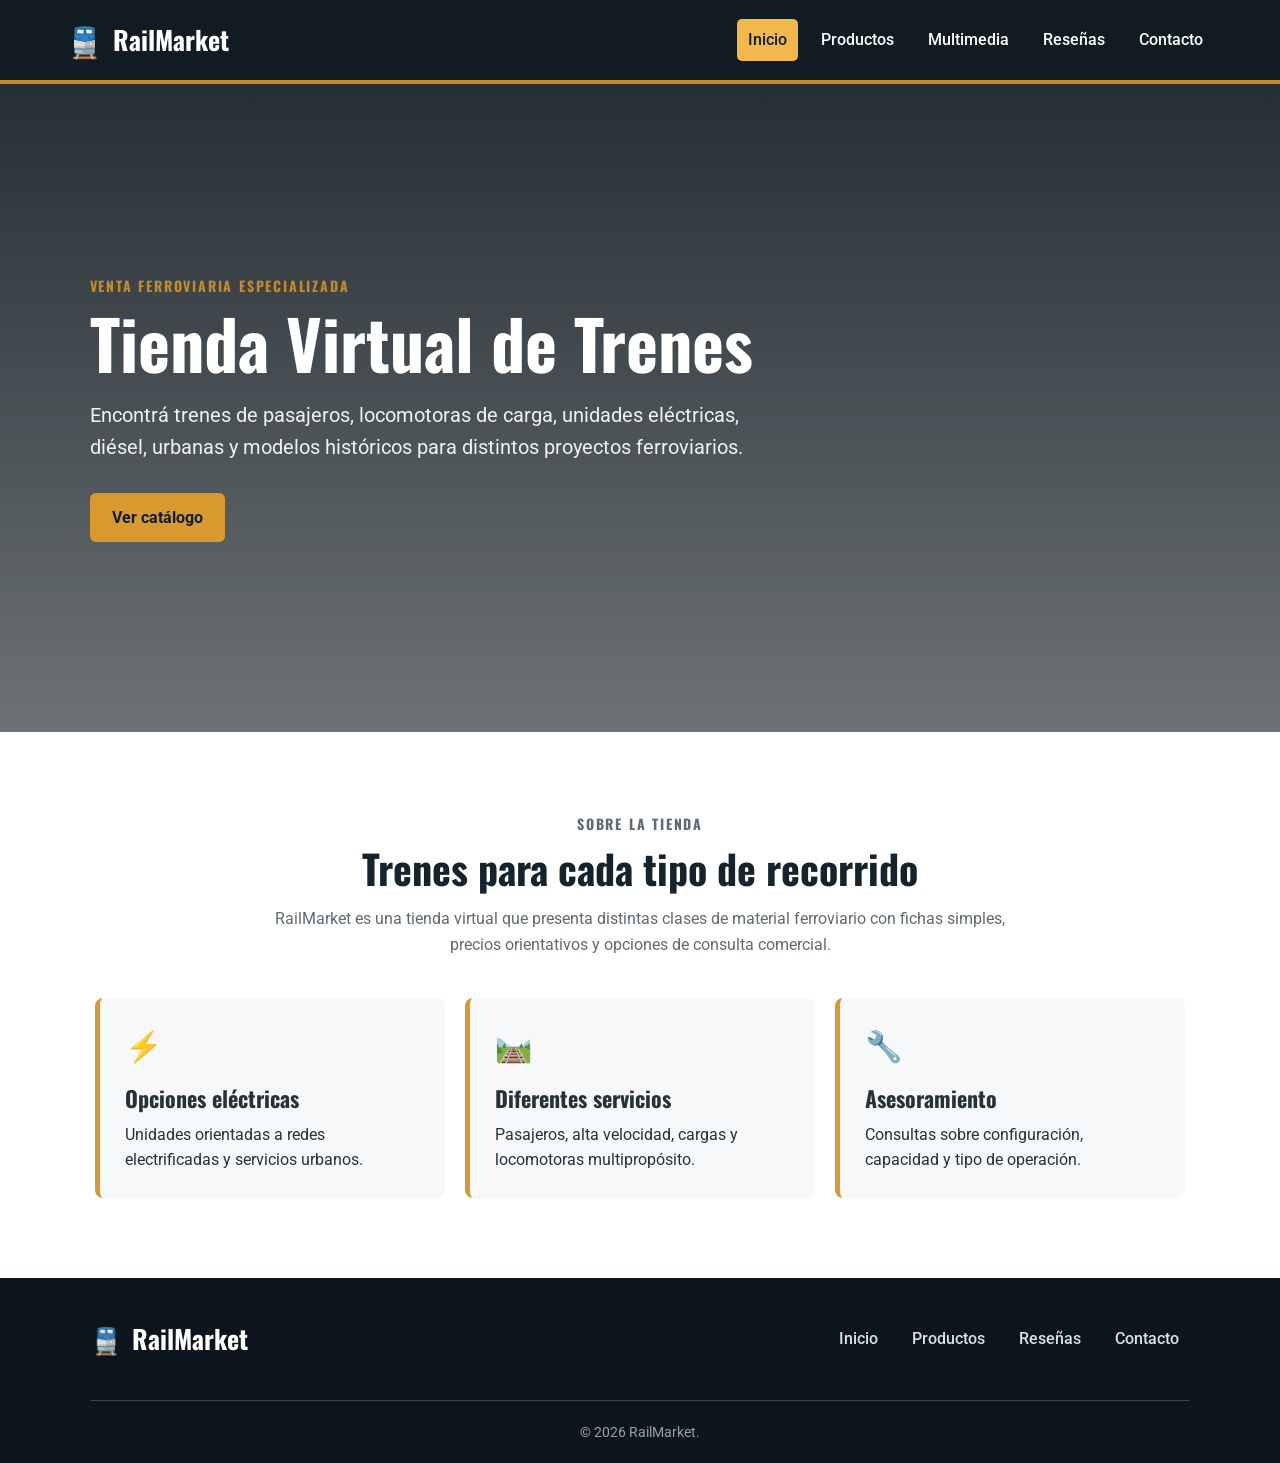
<file: index.html>
<!doctype html>
<html lang="es">
  <head>
    <meta charset="UTF-8" />
    <meta name="viewport" content="width=device-width, initial-scale=1.0" />
    <meta
      name="description"
      content="Tienda Virtual de Trenes: catálogo de trenes de alta velocidad, eléctricos, diésel, urbanos, de carga y modelos históricos."
    />

    <link rel="preconnect" href="https://fonts.googleapis.com" />
    <link rel="preconnect" href="https://fonts.gstatic.com" crossorigin />
    <link
      href="https://fonts.googleapis.com/css2?family=Oswald:wght@400;500;600;700&family=Roboto:wght@300;400;500;700&display=swap"
      rel="stylesheet"
    />
    <link rel="stylesheet" href="./css/styles.css" />

    <title>Tienda Virtual de Trenes | Inicio</title>
  </head>

  <body>
    <header class="header">
      <div class="header-contenido">
        <a class="logo" href="./index.html" aria-label="Ir al inicio">
          <span class="logo-icono" aria-hidden="true">🚆</span>
          <span>RailMarket</span>
        </a>

        <nav class="nav" aria-label="Navegación principal">
          <ul>
            <li><a class="activo" href="./index.html">Inicio</a></li>
            <li><a href="./pages/productos.html">Productos</a></li>
            <li><a href="./pages/multimedia.html">Multimedia</a></li>
            <li><a href="./pages/resenas.html">Reseñas</a></li>
            <li><a href="./pages/contacto.html">Contacto</a></li>
          </ul>
        </nav>
      </div>
    </header>

    <main>
      <section class="hero">
        <div class="hero-contenido">
          <p class="etiqueta">VENTA FERROVIARIA ESPECIALIZADA</p>
          <h1>Tienda Virtual de Trenes</h1>
          <p class="hero-texto">
            Encontrá trenes de pasajeros, locomotoras de carga, unidades
            eléctricas, diésel, urbanas y modelos históricos para distintos
            proyectos ferroviarios.
          </p>
          <a class="boton boton-principal" href="./pages/productos.html">Ver catálogo</a>
        </div>
      </section>

      <section class="seccion presentacion">
        <div class="titulo-seccion">
          <p class="etiqueta">SOBRE LA TIENDA</p>
          <h2>Trenes para cada tipo de recorrido</h2>
          <p>
            RailMarket es una tienda virtual que presenta distintas clases de
            material ferroviario con fichas simples, precios orientativos y
            opciones de consulta comercial.
          </p>
        </div>

        <div class="beneficios">
          <article class="beneficio">
            <span aria-hidden="true">⚡</span>
            <h3>Opciones eléctricas</h3>
            <p>Unidades orientadas a redes electrificadas y servicios urbanos.</p>
          </article>

          <article class="beneficio">
            <span aria-hidden="true">🛤️</span>
            <h3>Diferentes servicios</h3>
            <p>Pasajeros, alta velocidad, cargas y locomotoras multipropósito.</p>
          </article>

          <article class="beneficio">
            <span aria-hidden="true">🔧</span>
            <h3>Asesoramiento</h3>
            <p>Consultas sobre configuración, capacidad y tipo de operación.</p>
          </article>
        </div>
      </section>
    </main>

    <footer class="footer">
      <div class="footer-contenido">
        <div>
          <a class="logo logo-footer" href="./index.html">
            <span aria-hidden="true">🚆</span>
            <span>RailMarket</span>
          </a>
        </div>

        <nav class="footer-nav" aria-label="Navegación del pie de página">
          <ul>
            <li><a href="./index.html">Inicio</a></li>
            <li><a href="./pages/productos.html">Productos</a></li>
            <li><a href="./pages/resenas.html">Reseñas</a></li>
            <li><a href="./pages/contacto.html">Contacto</a></li>
          </ul>
        </nav>
      </div>

      <p class="copyright">© 2026 RailMarket.</p>
    </footer>
  </body>
</html>
</file>
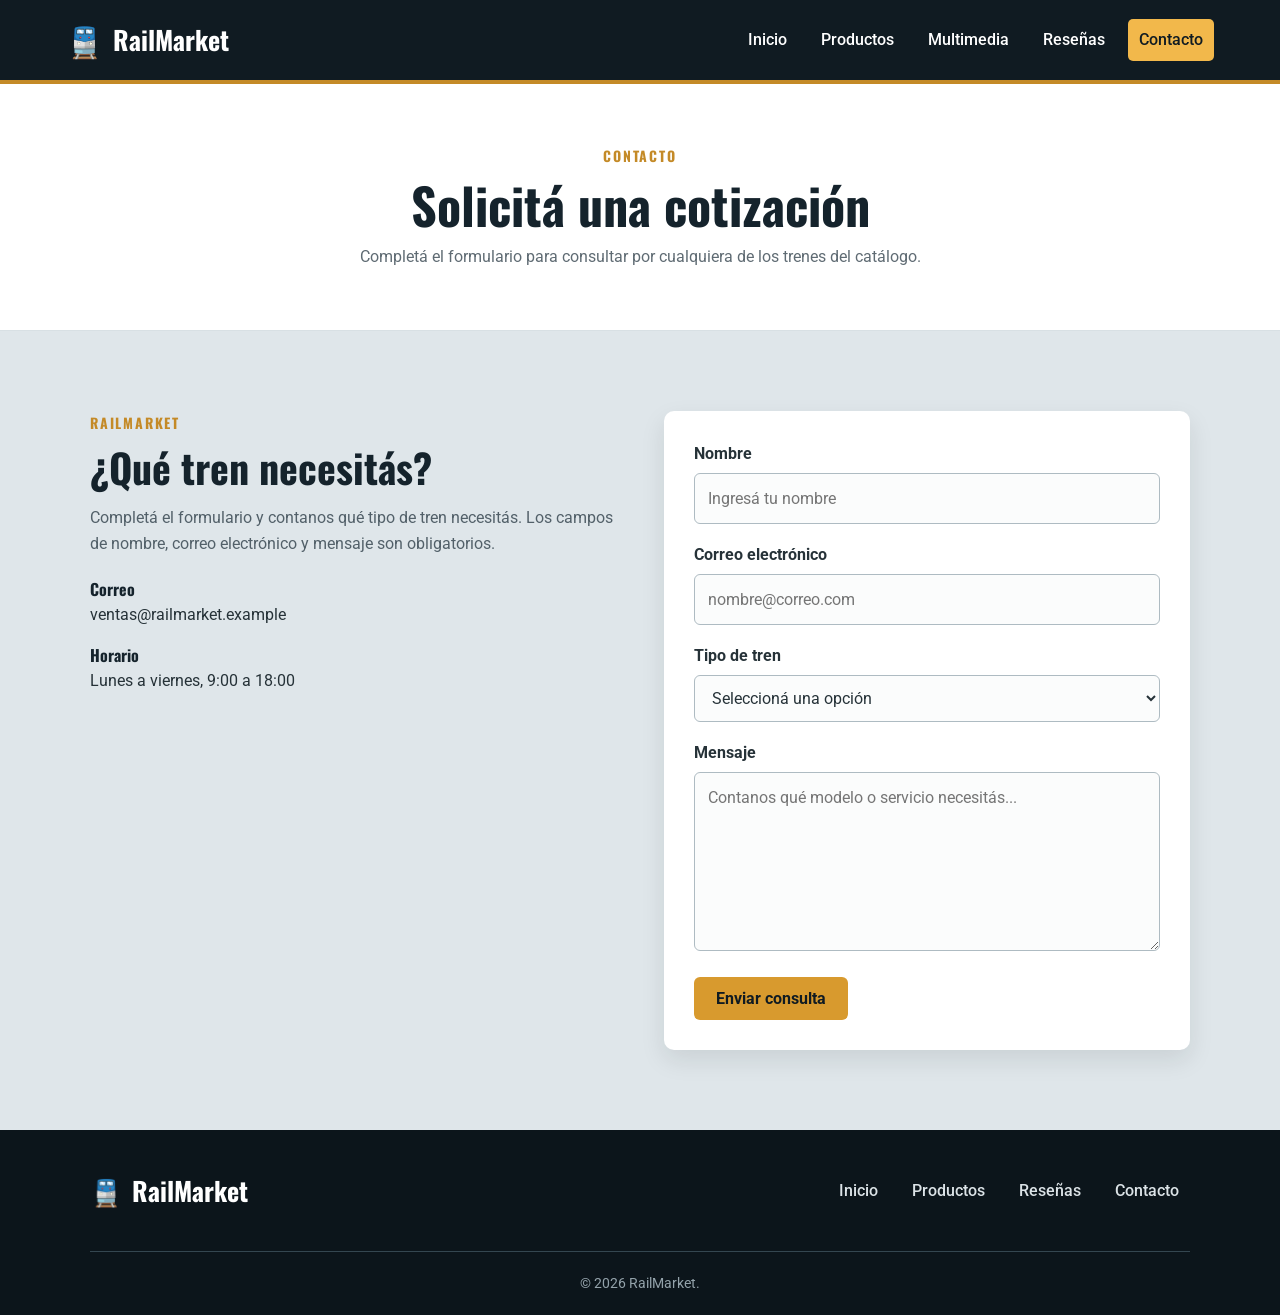
<file: pages/contacto.html>
<!doctype html>
<html lang="es">
  <head>
    <meta charset="UTF-8" />
    <meta name="viewport" content="width=device-width, initial-scale=1.0" />
    <meta name="description" content="Formulario de contacto de la Tienda Virtual de Trenes." />

    <link rel="preconnect" href="https://fonts.googleapis.com" />
    <link rel="preconnect" href="https://fonts.gstatic.com" crossorigin />
    <link
      href="https://fonts.googleapis.com/css2?family=Oswald:wght@400;500;600;700&family=Roboto:wght@300;400;500;700&display=swap"
      rel="stylesheet"
    />
    <link rel="stylesheet" href="../css/styles.css" />

    <title>Tienda Virtual de Trenes | Contacto</title>
  </head>

  <body>
    <header class="header">
      <div class="header-contenido">
        <a class="logo" href="../index.html" aria-label="Ir al inicio">
          <span class="logo-icono" aria-hidden="true">🚆</span>
          <span>RailMarket</span>
        </a>

        <nav class="nav" aria-label="Navegación principal">
          <ul>
            <li><a href="../index.html">Inicio</a></li>
            <li><a href="./productos.html">Productos</a></li>
            <li><a href="./multimedia.html">Multimedia</a></li>
            <li><a href="./resenas.html">Reseñas</a></li>
            <li><a class="activo" href="./contacto.html">Contacto</a></li>
          </ul>
        </nav>
      </div>
    </header>

    <main>
      <section class="pagina-encabezado">
        <p class="etiqueta">CONTACTO</p>
        <h1>Solicitá una cotización</h1>
        <p>Completá el formulario para consultar por cualquiera de los trenes del catálogo.</p>
      </section>

      <section class="seccion contacto">
        <div class="contacto-contenido">
          <div class="contacto-info">
            <p class="etiqueta">RAILMARKET</p>
            <h2>¿Qué tren necesitás?</h2>
            <p>
              Completá el formulario y contanos qué tipo de tren necesitás. Los
              campos de nombre, correo electrónico y mensaje son obligatorios.
            </p>

            <div class="dato-contacto">
              <strong>Correo</strong>
              <span>ventas@railmarket.example</span>
            </div>
            <div class="dato-contacto">
              <strong>Horario</strong>
              <span>Lunes a viernes, 9:00 a 18:00</span>
            </div>
          </div>

          <form
            class="formulario"
            action="https://formspree.io/f/xppqqbda"
            method="POST"
          >
            <div class="campo">
              <label for="nombre">Nombre</label>
              <input
                id="nombre"
                name="nombre"
                type="text"
                placeholder="Ingresá tu nombre"
                autocomplete="name"
                required
              />
            </div>

            <div class="campo">
              <label for="email">Correo electrónico</label>
              <input
                id="email"
                name="email"
                type="email"
                placeholder="nombre@correo.com"
                autocomplete="email"
                required
              />
            </div>

            <div class="campo">
              <label for="tipo-tren">Tipo de tren</label>
              <select id="tipo-tren" name="tipo-tren">
                <option value="">Seleccioná una opción</option>
                <option value="alta-velocidad">Alta velocidad</option>
                <option value="electrico">Eléctrico</option>
                <option value="diesel">Diésel</option>
                <option value="carga">Carga</option>
                <option value="historico">Histórico</option>
                <option value="urbano">Urbano</option>
              </select>
            </div>

            <div class="campo">
              <label for="mensaje">Mensaje</label>
              <textarea
                id="mensaje"
                name="mensaje"
                rows="6"
                placeholder="Contanos qué modelo o servicio necesitás..."
                required
              ></textarea>
            </div>

            <button class="boton boton-principal" type="submit">
              Enviar consulta
            </button>
          </form>
        </div>
      </section>
    </main>

    <footer class="footer">
      <div class="footer-contenido">
        <a class="logo logo-footer" href="../index.html">
          <span aria-hidden="true">🚆</span>
          <span>RailMarket</span>
        </a>

        <nav class="footer-nav" aria-label="Navegación del pie de página">
          <ul>
            <li><a href="../index.html">Inicio</a></li>
            <li><a href="./productos.html">Productos</a></li>
            <li><a href="./resenas.html">Reseñas</a></li>
            <li><a href="./contacto.html">Contacto</a></li>
          </ul>
        </nav>
      </div>
      <p class="copyright">© 2026 RailMarket.</p>
    </footer>
  </body>
</html>
</file>
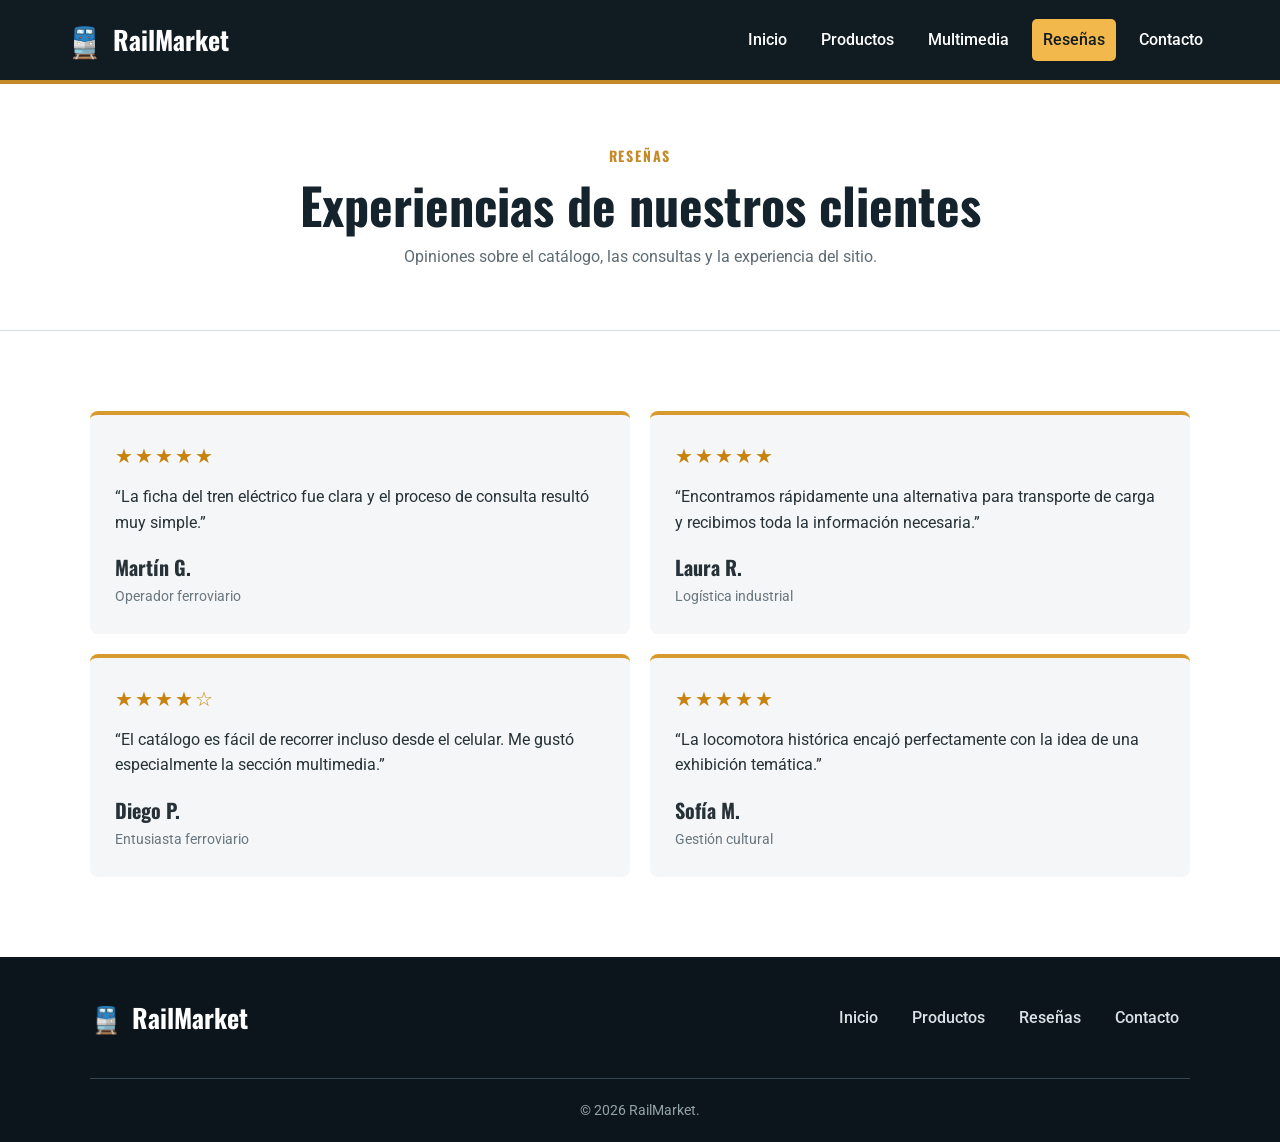
<file: pages/resenas.html>
<!doctype html>
<html lang="es">
  <head>
    <meta charset="UTF-8" />
    <meta name="viewport" content="width=device-width, initial-scale=1.0" />
    <meta name="description" content="Reseñas de clientes de la Tienda Virtual de Trenes." />

    <link rel="preconnect" href="https://fonts.googleapis.com" />
    <link rel="preconnect" href="https://fonts.gstatic.com" crossorigin />
    <link
      href="https://fonts.googleapis.com/css2?family=Oswald:wght@400;500;600;700&family=Roboto:wght@300;400;500;700&display=swap"
      rel="stylesheet"
    />
    <link rel="stylesheet" href="../css/styles.css" />

    <title>Tienda Virtual de Trenes | Reseñas</title>
  </head>

  <body>
    <header class="header">
      <div class="header-contenido">
        <a class="logo" href="../index.html" aria-label="Ir al inicio">
          <span class="logo-icono" aria-hidden="true">🚆</span>
          <span>RailMarket</span>
        </a>

        <nav class="nav" aria-label="Navegación principal">
          <ul>
            <li><a href="../index.html">Inicio</a></li>
            <li><a href="./productos.html">Productos</a></li>
            <li><a href="./multimedia.html">Multimedia</a></li>
            <li><a class="activo" href="./resenas.html">Reseñas</a></li>
            <li><a href="./contacto.html">Contacto</a></li>
          </ul>
        </nav>
      </div>
    </header>

    <main>
      <section class="pagina-encabezado">
        <p class="etiqueta">RESEÑAS</p>
        <h1>Experiencias de nuestros clientes</h1>
        <p>Opiniones sobre el catálogo, las consultas y la experiencia del sitio.</p>
      </section>

      <section class="seccion resenas">
        <div class="resenas-grid">
          <article class="resena">
            <p class="estrellas" aria-label="5 de 5 estrellas">★★★★★</p>
            <p>
              “La ficha del tren eléctrico fue clara y el proceso de consulta
              resultó muy simple.”
            </p>
            <h2>Martín G.</h2>
            <span>Operador ferroviario</span>
          </article>

          <article class="resena">
            <p class="estrellas" aria-label="5 de 5 estrellas">★★★★★</p>
            <p>
              “Encontramos rápidamente una alternativa para transporte de carga
              y recibimos toda la información necesaria.”
            </p>
            <h2>Laura R.</h2>
            <span>Logística industrial</span>
          </article>

          <article class="resena">
            <p class="estrellas" aria-label="4 de 5 estrellas">★★★★☆</p>
            <p>
              “El catálogo es fácil de recorrer incluso desde el celular. Me
              gustó especialmente la sección multimedia.”
            </p>
            <h2>Diego P.</h2>
            <span>Entusiasta ferroviario</span>
          </article>

          <article class="resena">
            <p class="estrellas" aria-label="5 de 5 estrellas">★★★★★</p>
            <p>
              “La locomotora histórica encajó perfectamente con la idea de una
              exhibición temática.”
            </p>
            <h2>Sofía M.</h2>
            <span>Gestión cultural</span>
          </article>
        </div>
      </section>
    </main>

    <footer class="footer">
      <div class="footer-contenido">
        <a class="logo logo-footer" href="../index.html">
          <span aria-hidden="true">🚆</span>
          <span>RailMarket</span>
        </a>

        <nav class="footer-nav" aria-label="Navegación del pie de página">
          <ul>
            <li><a href="../index.html">Inicio</a></li>
            <li><a href="./productos.html">Productos</a></li>
            <li><a href="./resenas.html">Reseñas</a></li>
            <li><a href="./contacto.html">Contacto</a></li>
          </ul>
        </nav>
      </div>
      <p class="copyright">© 2026 RailMarket.</p>
    </footer>
  </body>
</html>
</file>
<file: css/styles.css>
/* ========================================================================== */
/*                         RESET Y ESTILOS GENERALES                          */
/* ========================================================================== */

* {
  margin: 0;
  padding: 0;
  box-sizing: border-box;
}

html {
  scroll-behavior: smooth;
  font-size: 62.5%; /* 1rem = 10px */
}

body {
  font-family: "Roboto", sans-serif;
  font-size: 1.6rem;
  line-height: 1.6;
  color: #263238;
  background-color: #f4f6f7;
}

img {
  max-width: 100%;
  display: block;
}

a {
  color: inherit;
}

.seccion {
  padding: 8rem 7%;
}

.titulo-seccion {
  max-width: 760px;
  margin: 0 auto 4rem;
  text-align: center;
}

.titulo-seccion h2,
.contacto-info h2 {
  font-family: "Oswald", sans-serif;
  font-size: 4rem;
  line-height: 1.15;
  color: #15232c;
  margin-bottom: 1.5rem;
}

.titulo-seccion p {
  color: #5f6b73;
}

.etiqueta {
  display: inline-block;
  color: #c48a27;
  font-family: "Oswald", sans-serif;
  font-size: 1.4rem;
  font-weight: 700;
  letter-spacing: 0.18rem;
  margin-bottom: 1rem;
}

/* ========================================================================== */
/*                                  HEADER                                    */
/* ========================================================================== */

.header {
  width: 100%;
  background-color: #101b22;
  color: #ffffff;
  border-bottom: 4px solid #c48a27;
}

.header-contenido {
  max-width: 1250px;
  margin: auto;
  padding: 1.6rem 4%;
  display: flex;
  justify-content: space-between;
  align-items: center;
  gap: 2rem;
}

.logo {
  display: flex;
  align-items: center;
  gap: 1rem;
  font-family: "Oswald", sans-serif;
  font-size: 2.6rem;
  font-weight: 700;
  text-decoration: none;
}

.logo-icono {
  font-size: 3rem;
}

.nav ul,
.footer-nav ul {
  list-style: none;
  display: flex;
  gap: 1.2rem;
}

.nav a,
.footer-nav a {
  display: block;
  text-decoration: none;
  padding: 0.8rem 1.1rem;
  border-radius: 0.5rem;
  font-weight: 500;
}

.nav a:hover,
.nav a:focus {
  color: #101b22;
  background-color: #f2b84b;
}

/* ========================================================================== */
/*                                   HERO                                     */
/* ========================================================================== */

.hero {
  min-height: 72vh;
  display: flex;
  align-items: center;
  padding: 8rem 7%;
  color: #ffffff;

  /* Requisito: propiedades background aplicadas en una sección */
  background-image:
    linear-gradient(rgba(10, 19, 25, 0.88), rgba(10, 19, 25, 0.58)),
    url("https://upload.wikimedia.org/wikipedia/commons/8/88/Shinkansen.jpg");
  background-size: cover;
  background-position: center;
  background-repeat: no-repeat;
}

.hero-contenido {
  width: 100%;
  max-width: 780px;
}

.hero h1 {
  font-family: "Oswald", sans-serif;
  font-size: 6.8rem;
  line-height: 1.05;
  margin-bottom: 2rem;
}

.hero-texto {
  max-width: 660px;
  font-size: 2rem;
  color: #eef2f4;
  margin-bottom: 3rem;
}

.boton {
  display: inline-block;
  border: none;
  border-radius: 0.6rem;
  padding: 1.2rem 2.2rem;
  font-family: "Roboto", sans-serif;
  font-size: 1.6rem;
  font-weight: 700;
  text-decoration: none;
  cursor: pointer;
  transition: transform 0.2s ease, background-color 0.2s ease;
}

.boton:hover,
.boton:focus {
  transform: translateY(-2px);
}

.boton-principal {
  background-color: #d89a2e;
  color: #101b22;
}

.boton-principal:hover,
.boton-principal:focus {
  background-color: #f2b84b;
}

.boton-secundario {
  background-color: #1d3442;
  color: #ffffff;
}

.boton-secundario:hover,
.boton-secundario:focus {
  background-color: #2c5168;
}

/* ========================================================================== */
/*                             PRESENTACIÓN                                   */
/* ========================================================================== */

.presentacion {
  background-color: #ffffff;
}

.beneficios {
  max-width: 1100px;
  margin: auto;
  display: flex;
  flex-wrap: wrap;
  justify-content: center;
  gap: 2rem;
}

.beneficio {
  flex: 1 1 280px;
  max-width: 350px;
  padding: 2.5rem;
  background-color: #f7f8f9;
  border-left: 5px solid #d89a2e;
  border-radius: 0.8rem;
}

.beneficio span {
  font-size: 3rem;
}

.beneficio h3 {
  font-family: "Oswald", sans-serif;
  font-size: 2.2rem;
  margin: 1rem 0 0.6rem;
}

/* ========================================================================== */
/*                         PRODUCTOS - FLEXBOX                                */
/* ========================================================================== */

.productos {
  background-color: #edf1f3;
}

.productos-contenedor {
  max-width: 1250px;
  margin: auto;
  display: flex;
  flex-wrap: wrap;
  justify-content: center;
  gap: 2.4rem;
}

.card-producto {
  flex: 1 1 330px;
  max-width: 385px;
  display: flex;
  flex-direction: column;
  overflow: hidden;
  background-color: #ffffff;
  border-radius: 1rem;
  box-shadow: 0 1rem 2.5rem rgba(16, 27, 34, 0.1);
  transition: transform 0.25s ease, box-shadow 0.25s ease;
}

.card-producto:hover {
  transform: translateY(-6px);
  box-shadow: 0 1.4rem 3rem rgba(16, 27, 34, 0.16);
}

.card-producto img {
  width: 100%;
  height: 230px;
  object-fit: cover;
}

.card-contenido {
  flex: 1;
  display: flex;
  flex-direction: column;
  padding: 2.4rem;
}

.tipo-producto {
  align-self: flex-start;
  padding: 0.4rem 0.8rem;
  border-radius: 10rem;
  background-color: #fff1d5;
  color: #875b11;
  font-size: 1.3rem;
  font-weight: 700;
  text-transform: uppercase;
}

.card-producto h3 {
  font-family: "Oswald", sans-serif;
  font-size: 2.8rem;
  margin: 1rem 0;
  color: #15232c;
}

.caracteristicas {
  margin: 1.6rem 0 1.8rem 2rem;
  color: #55626a;
}

.precio {
  margin-top: auto;
  margin-bottom: 1.5rem;
  color: #9a6918;
  font-family: "Oswald", sans-serif;
  font-size: 2.5rem;
  font-weight: 700;
}

/* ========================================================================== */
/*                              MULTIMEDIA                                    */
/* ========================================================================== */

.multimedia {
  background-color: #101b22;
  background-image: linear-gradient(135deg, #101b22 0%, #1d3442 100%);
}

.titulo-claro h2,
.titulo-claro p {
  color: #ffffff;
}

.multimedia-contenedor {
  max-width: 1150px;
  margin: auto;
  display: flex;
  align-items: stretch;
  gap: 2.5rem;
}

.multimedia-imagen,
.video-contenedor {
  flex: 1 1 50%;
}

.multimedia-imagen {
  overflow: hidden;
  background-color: #ffffff;
  border-radius: 1rem;
}

.multimedia-imagen img {
  width: 100%;
  height: 320px;
  object-fit: cover;
}

.multimedia-imagen figcaption {
  padding: 1.4rem;
  color: #263238;
  text-align: center;
}

.video-contenedor {
  min-height: 360px;
  border: 5px solid #d89a2e;
  border-radius: 1rem;
  overflow: hidden;
  background-color: #000000;
}

.video-contenedor iframe {
  width: 100%;
  height: 100%;
  min-height: 350px;
  border: 0;
}

/* ========================================================================== */
/*                              RESEÑAS - GRID                                */
/* ========================================================================== */

.resenas {
  background-color: #ffffff;
}

.resenas-grid {
  max-width: 1150px;
  margin: auto;
  display: grid;
  grid-template-columns: repeat(2, 1fr);
  gap: 2rem;
}

.resena {
  padding: 2.5rem;
  border-radius: 0.8rem;
  background-color: #f4f6f7;
  border-top: 4px solid #d89a2e;
}

.estrellas {
  color: #c7820f;
  font-size: 2rem;
  letter-spacing: 0.2rem;
  margin-bottom: 1.2rem;
}

.resena h3 {
  font-family: "Oswald", sans-serif;
  font-size: 2rem;
  margin-top: 1.6rem;
}

.resena span {
  color: #68767f;
  font-size: 1.4rem;
}

/* ========================================================================== */
/*                            CONTACTO + FORMULARIO                           */
/* ========================================================================== */

.contacto {
  background-color: #dfe6ea;
}

.contacto-contenido {
  max-width: 1100px;
  margin: auto;
  display: flex;
  align-items: flex-start;
  gap: 5rem;
}

.contacto-info,
.formulario {
  flex: 1 1 50%;
}

.contacto-info > p:not(.etiqueta) {
  margin-bottom: 2rem;
  color: #526069;
}

.dato-contacto {
  display: flex;
  flex-direction: column;
  margin-bottom: 1.5rem;
}

.dato-contacto strong {
  font-family: "Oswald", sans-serif;
  color: #15232c;
}

.formulario {
  padding: 3rem;
  border-radius: 1rem;
  background-color: #ffffff;
  box-shadow: 0 1rem 2.5rem rgba(16, 27, 34, 0.1);
}

.campo {
  margin-bottom: 1.8rem;
}

.campo label {
  display: block;
  margin-bottom: 0.6rem;
  color: #263238;
  font-weight: 700;
}

.campo input,
.campo select,
.campo textarea {
  width: 100%;
  padding: 1.2rem 1.3rem;
  border: 1px solid #aebbc2;
  border-radius: 0.6rem;
  background-color: #fbfcfc;
  color: #263238;
  font: inherit;
}

.campo textarea {
  resize: vertical;
}

.campo input:focus,
.campo select:focus,
.campo textarea:focus {
  outline: 3px solid rgba(216, 154, 46, 0.24);
  border-color: #b77a17;
}

/* ========================================================================== */
/*                                  FOOTER                                    */
/* ========================================================================== */

.footer {
  padding: 4rem 7% 2rem;
  background-color: #0c151b;
  color: #dce3e7;
}

.footer-contenido {
  max-width: 1150px;
  margin: auto;
  display: flex;
  justify-content: space-between;
  gap: 3rem;
}

.logo-footer {
  margin-bottom: 1rem;
  color: #ffffff;
}

.footer-nav a:hover,
.footer-nav a:focus {
  color: #f2b84b;
}

.copyright {
  max-width: 1150px;
  margin: 3rem auto 0;
  padding-top: 2rem;
  border-top: 1px solid #344650;
  color: #93a2aa;
  text-align: center;
  font-size: 1.4rem;
}

/* ========================================================================== */
/*                    MEDIA QUERIES - DISEÑO RESPONSIVO                       */
/* ========================================================================== */

@media (max-width: 900px) {
  .header-contenido,
  .footer-contenido {
    flex-direction: column;
  }

  .nav ul,
  .footer-nav ul {
    justify-content: center;
    flex-wrap: wrap;
  }

  .hero h1 {
    font-size: 5.4rem;
  }

  .multimedia-contenedor {
    flex-direction: column;
  }

  .resenas-grid {
    grid-template-columns: 1fr;
  }
}

/* Requisito específico: la sección Contacto se adapta con Media Queries */
@media (max-width: 768px) {
  .seccion {
    padding: 6rem 5%;
  }

  .titulo-seccion h2,
  .contacto-info h2 {
    font-size: 3.3rem;
  }

  .hero {
    min-height: 65vh;
    padding: 6rem 5%;
  }

  .hero h1 {
    font-size: 4.6rem;
  }

  .hero-texto {
    font-size: 1.8rem;
  }

  .contacto-contenido {
    flex-direction: column;
    gap: 3rem;
  }

  .contacto-info,
  .formulario {
    width: 100%;
  }
}

@media (max-width: 520px) {
  .header-contenido {
    align-items: stretch;
  }

  .logo {
    justify-content: center;
  }

  .nav ul,
  .footer-nav ul {
    flex-direction: column;
    align-items: stretch;
    text-align: center;
  }

  .hero h1 {
    font-size: 3.8rem;
  }

  .productos-contenedor {
    gap: 1.8rem;
  }

  .card-producto {
    flex-basis: 100%;
  }

  .formulario {
    padding: 2rem;
  }
}

/* ========================================================================== */
/*                   PÁGINAS INTERNAS Y NAVEGACIÓN ACTIVA                     */
/* ========================================================================== */

.nav a.activo {
  color: #101b22;
  background-color: #f2b84b;
}

.pagina-encabezado {
  padding: 6rem 7%;
  text-align: center;
  background-color: #ffffff;
  border-bottom: 1px solid #d8e0e4;
}

.pagina-encabezado h1 {
  font-family: "Oswald", sans-serif;
  font-size: 5rem;
  line-height: 1.1;
  color: #15232c;
  margin-bottom: 1.2rem;
}

.pagina-encabezado > p:last-child {
  max-width: 760px;
  margin: 0 auto;
  color: #5f6b73;
}

.pagina-encabezado-oscuro {
  background-color: #15232c;
}

.pagina-encabezado-oscuro h1,
.pagina-encabezado-oscuro > p:last-child {
  color: #ffffff;
}

.card-producto h2 {
  font-family: "Oswald", sans-serif;
  font-size: 2.8rem;
  margin: 1rem 0;
  color: #15232c;
}

.resena h2 {
  font-family: "Oswald", sans-serif;
  font-size: 2rem;
  margin-top: 1.6rem;
}

@media (max-width: 768px) {
  .pagina-encabezado {
    padding: 4.5rem 5%;
  }

  .pagina-encabezado h1 {
    font-size: 4rem;
  }
}

@media (max-width: 520px) {
  .pagina-encabezado h1 {
    font-size: 3.4rem;
  }
}
</file>
